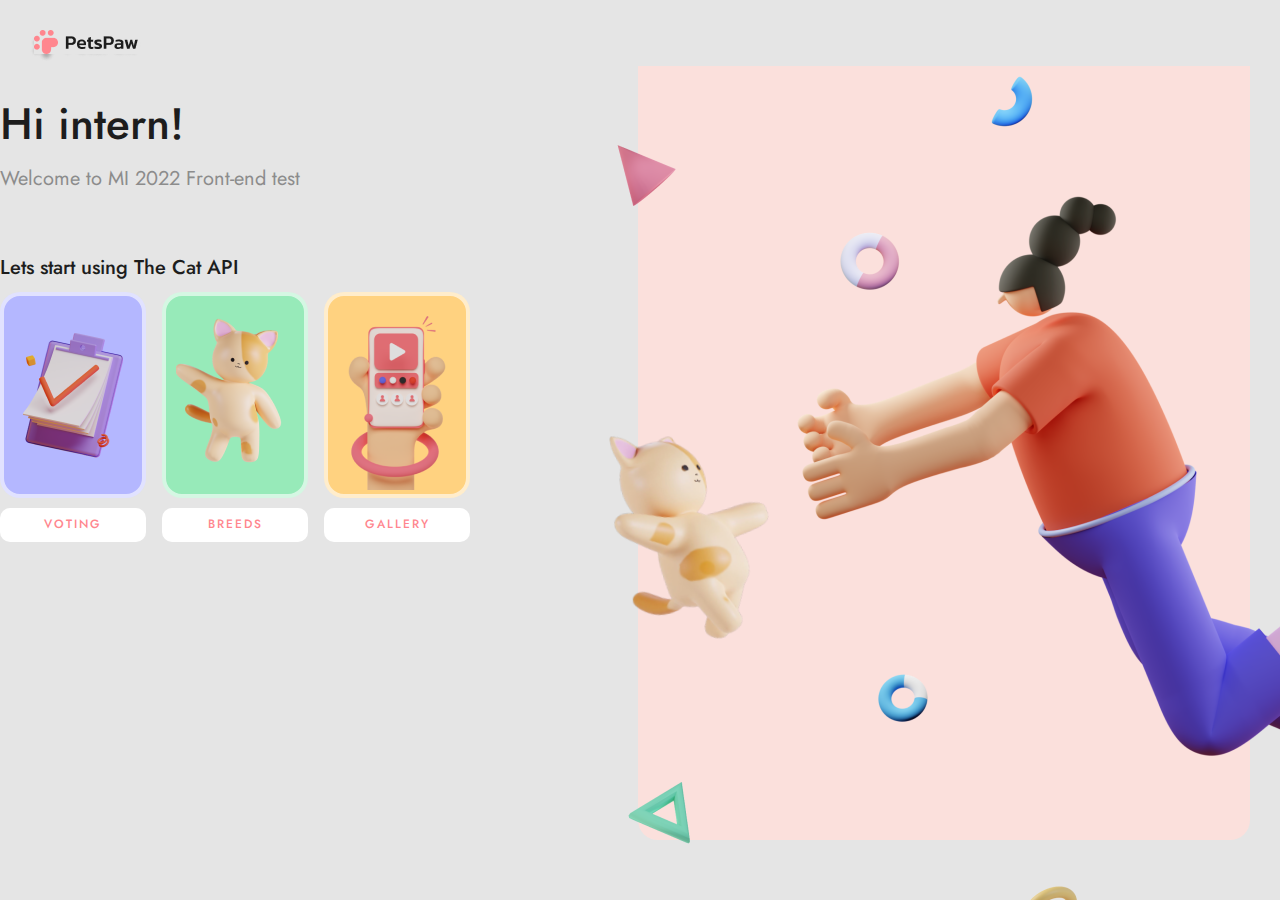
<file: index.html>
<!DOCTYPE html>
<html lang="en">
<head>
  <meta charset="UTF-8">
  <meta http-equiv="X-UA-Compatible" content="IE=edge">
  <meta name="viewport" content="width=device-width, initial-scale=1.0">
  <link rel="preconnect" href="https://fonts.googleapis.com">
<link rel="preconnect" href="https://fonts.gstatic.com" crossorigin>
<link href="https://fonts.googleapis.com/css2?family=Jost:wght@400;500;700&display=swap" rel="stylesheet">
  <link rel="stylesheet" href="./icomoon/style.css">
  <link rel="stylesheet" href="./scss/normalize.css">
  <link rel="stylesheet" href="./scss/style.css">
  <title>Document</title>
</head>
<body >
  <div class="wrap">
    
    <header class="header">
      <div class="header__container">
        <div class="header__logo">
          <a href="/"><img src="./image/logo.png" alt="Logo"></a>
        </div>
        
      </div>
    </header> 
    <main class="main">
      <div class="main__container">
        <div class="main__fix-block">
          <h2 class="main__title">
            Hi intern!
          </h2>
          <span class="main__sub-title">
            Welcome to MI 2022 Front-end test
          </span>
          <h3 class="main__text">
            Lets start using The Cat API
          </h3>
          <div class="main__cards">
            <div class="main__item">
              <div class="main__img bg-purpur">
                <img src="./image/vote.png" alt="">
              </div>
              <a href="../Cats//Voting.html"><div class="main__btn btn">VOTING</div></a>
            </div>
            <div class="main__item">
              <div class="main__img bg-green">
                <img src="./image/pet-breeds.png" alt="">
              </div>
              <a href="../Cats/Breeds.html"><div class="main__btn btn">BREEDS</div></a>
            </div>
            <div class="main__item">
              <div class="main__img bg-yellow">
                <img src="./image/images-search.png" alt="">
              </div>
              <a href="../Cats/Gallery.html"><div class="main__btn btn">GALLERY</div></a>
            </div>
          </div>
        </div>
        </div>
      </div>
    </main>
    <div class="wrap__container-right color_bg">
      
      <div class="img_home">
        <img src="./image/girl-and-pet.png" alt="">
      </div>
    </div>
  </div>


  <script src="./js/elements.js"></script>
</body>
</html>
</file>
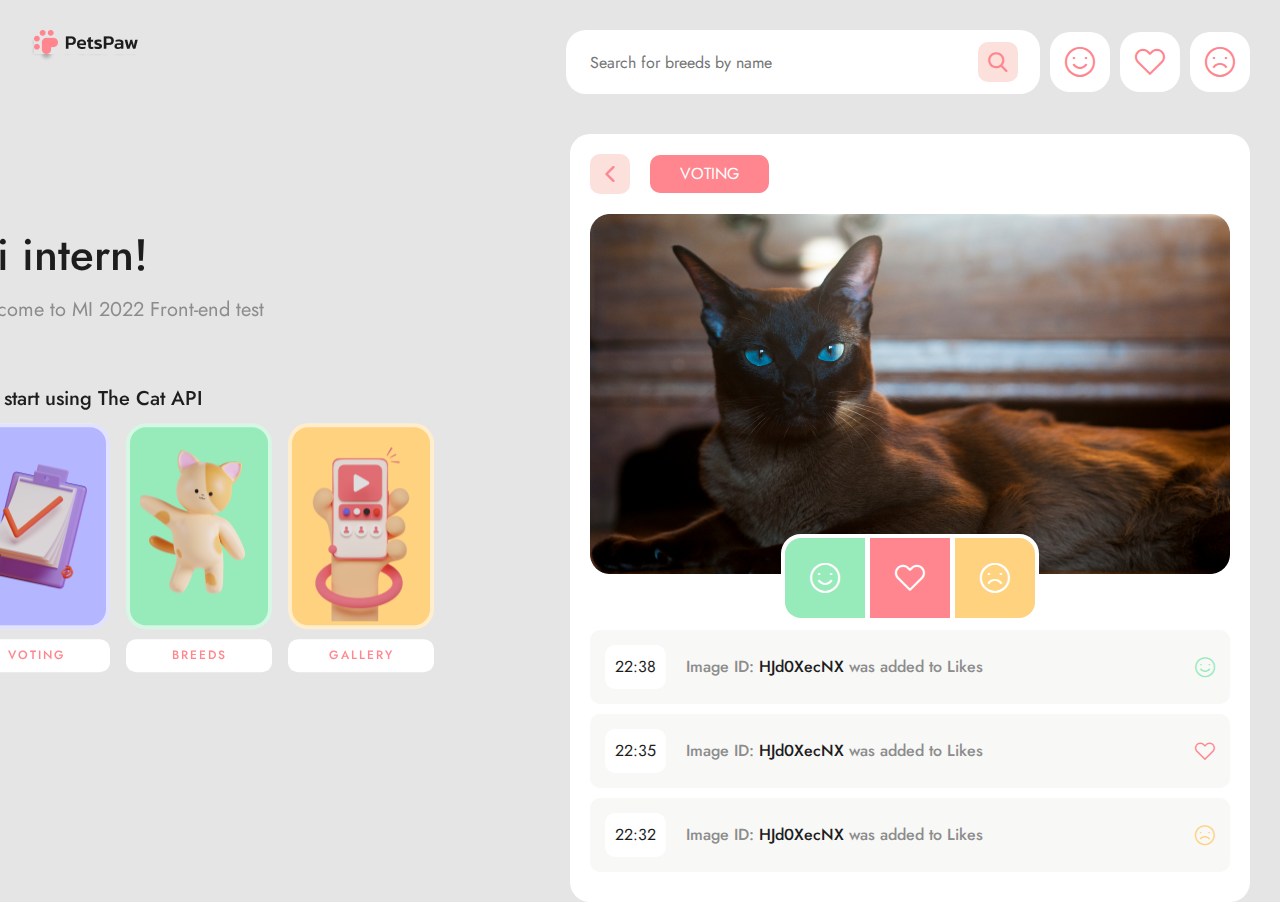
<file: Voting.html>
<!DOCTYPE html>
<html lang="en">
<head>
  <meta charset="UTF-8">
  <meta http-equiv="X-UA-Compatible" content="IE=edge">
  <meta name="viewport" content="width=device-width, initial-scale=1.0">
  <link rel="preconnect" href="https://fonts.googleapis.com">
<link rel="preconnect" href="https://fonts.gstatic.com" crossorigin>
<link href="https://fonts.googleapis.com/css2?family=Jost:wght@400;500;700&display=swap" rel="stylesheet">
  <link rel="stylesheet" href="./icomoon/style.css">
  <link rel="stylesheet" href="./scss/normalize.css">
  <link rel="stylesheet" href="./scss/style.css">
  <title>Document</title>
</head>
<body >
  <div class="wrap">
   
      <header class="header">
        <div class="header__container">
          <div class="header__logo">
            <a href="/"><img src="./image/logo.png" alt="Logo"></a>
          </div>
          <div class="header__actiions">
          <form action="#" class="search-header">
            <input type="text" placeholder="Search for breeds by name" class="search-header__input">
            <button class="search-header__btn icon-search"></button>
          </form>
          <button class="header__actiions-like icon-like btn-header"></button>
          <button class="header__actiions-favorite icon-favorite btn-header"></button>
          <button class="header__actiions-dislike icon-dislike btn-header"></button>
          </div>
        </div>
      </header>
    <main class="main">
      <div class="wrap__container-left">
        <div class="main__container">
        <div class="main__fix-block">
          <h2 class="main__title">
            Hi intern!
          </h2>
          <span class="main__sub-title">
            Welcome to MI 2022 Front-end test
          </span>
          <h3 class="main__text">
            Lets start using The Cat API
          </h3>
          <div class="main__cards">
            <div class="main__item">
              <div class="main__img bg-purpur">
                <img src="./image/vote.png" alt="">
              </div>
              <a href="/Voting.html"><div class="main__btn btn">VOTING</div></a>
            </div>
            <div class="main__item">
              <div class="main__img bg-green">
                <img src="./image/pet-breeds.png" alt="">
              </div>
              <a href="Breeds.html"><div class="main__btn btn">BREEDS</div></a>
            </div>
            <div class="main__item">
              <div class="main__img bg-yellow">
                <img src="./image/images-search.png" alt="">
              </div>
              <a href="Gallery.html"><div class="main__btn btn">GALLERY</div></a>
            </div>
          </div>
        </div>
        </div>
      </div>
    
    <div class="wrap__container-right">
     
      <div class="wrap__container-right__body voting">
        <div class="voting__btn-navigate btn-navigate">
          <button class="btn btn-back icon-arrow-back" onclick="history.back();return false;"></button>
          <button class="btn btn-title">voting</button> 
        </div>
        <div class="voting__img">
          <img src="./image/cat.png" alt="">
          <div class="voting__btn-actions">
            <button class="voting__like icon-like"></button>
            <button class="voting__favor icon-favorite"></button>
            <button class="voting__dislike icon-dislike"></button>
          </div>
        </div>
        <div class="voting__events">
          <div class="voting__item">
            <div class="voting__time"><span>22:38</span></div>
            <div class="voting__text">  Image ID: <span class="color-text">HJd0XecNX</span> was added to Likes</div>
            <div class="voting__reaction icon-like"></div>
          </div>
          <div class="voting__item">
            <div class="voting__time"><span>22:35</span></div>
            <div class="voting__text">  Image ID: <span class="color-text">HJd0XecNX</span> was added to Likes</div>
            <div class="voting__reaction icon-favorite"></div>
          </div>
          <div class="voting__item">
            <div class="voting__time"><span>22:32</span></div>
            <div class="voting__text">  Image ID: <span class="color-text">HJd0XecNX</span> was added to Likes</div>
            <div class="voting__reaction icon-dislike"></div>
          </div>
        </div>
      </div>
    </div>
  </main>
  </div>
</body>
</html>
</file>
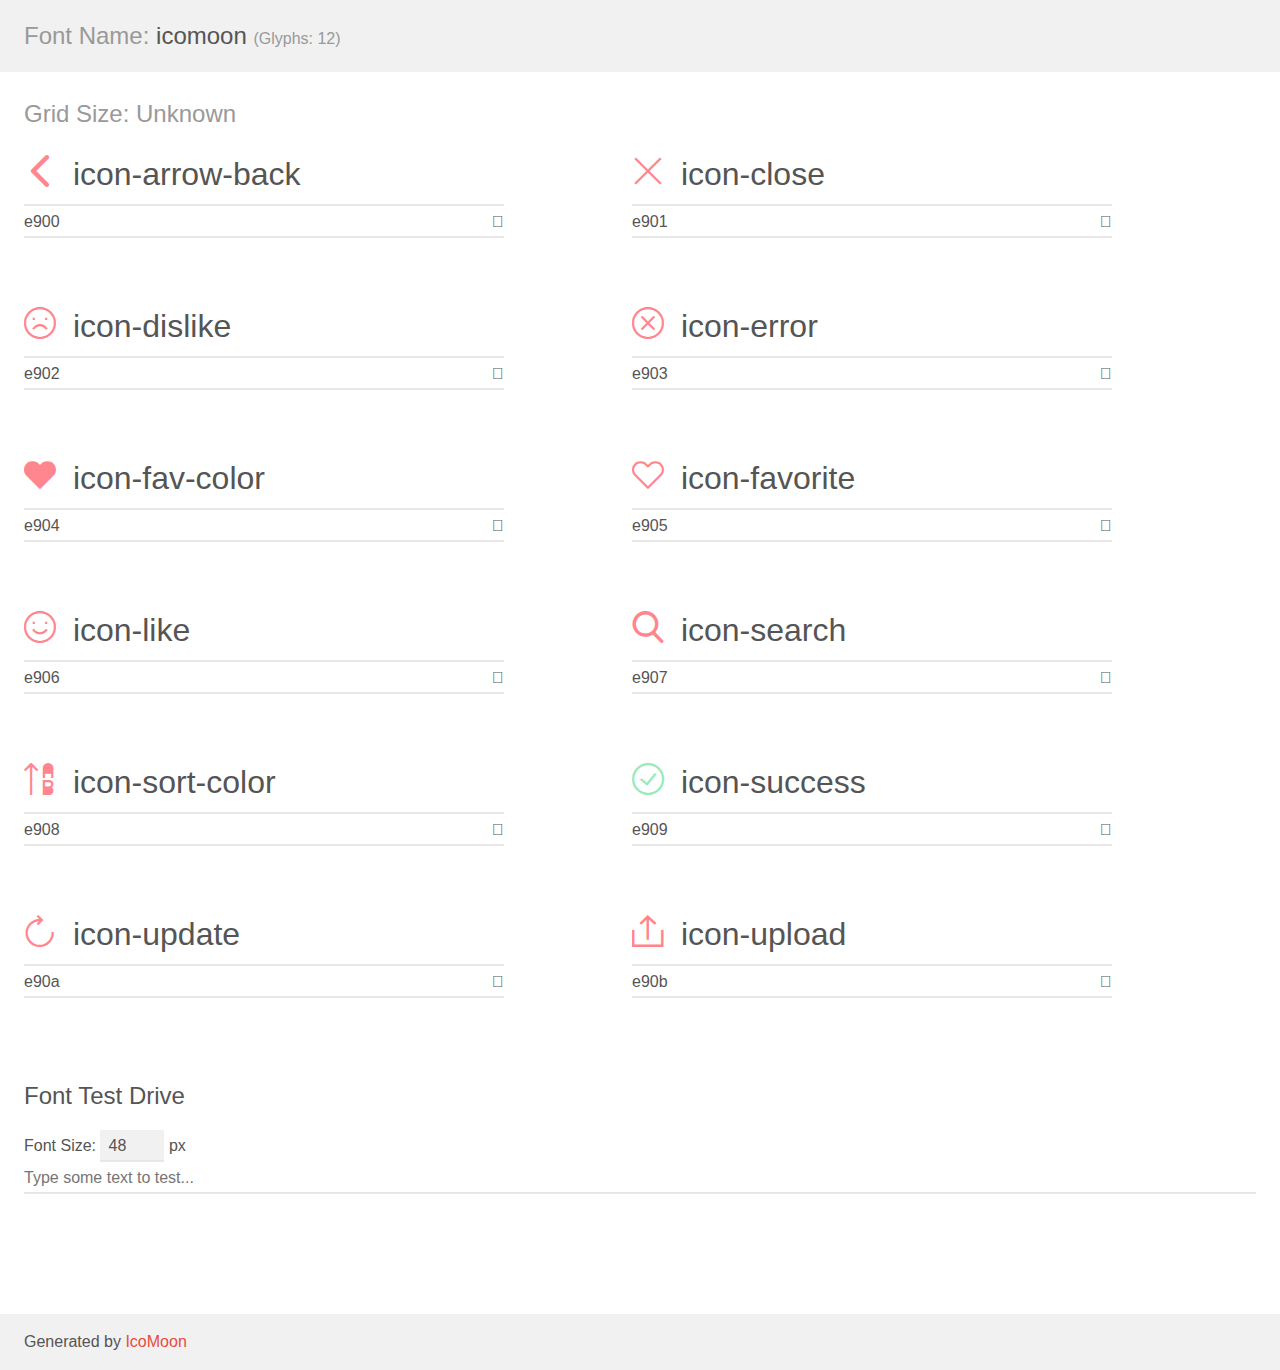
<file: icomoon/demo.html>
<!doctype html>
<html>
<head>
    <meta charset="utf-8">
    <title>IcoMoon Demo</title>
    <meta name="description" content="An Icon Font Generated By IcoMoon.io">
    <meta name="viewport" content="width=device-width, initial-scale=1">
    <link rel="stylesheet" href="demo-files/demo.css">
    <link rel="stylesheet" href="style.css"></head>
<body>
    <div class="bgc1 clearfix">
        <h1 class="mhmm mvm"><span class="fgc1">Font Name:</span> icomoon <small class="fgc1">(Glyphs:&nbsp;12)</small></h1>
    </div>
    <div class="clearfix mhl ptl">
        <h1 class="mvm mtn fgc1">Grid Size: Unknown</h1>
        <div class="glyph fs1">
            <div class="clearfix bshadow0 pbs">
                <span class="icon-arrow-back"></span>
                <span class="mls"> icon-arrow-back</span>
            </div>
            <fieldset class="fs0 size1of1 clearfix hidden-false">
                <input type="text" readonly value="e900" class="unit size1of2" />
                <input type="text" maxlength="1" readonly value="&#xe900;" class="unitRight size1of2 talign-right" />
            </fieldset>
            <div class="fs0 bshadow0 clearfix hidden-true">
                <span class="unit pvs fgc1">liga: </span>
                <input type="text" readonly value="" class="liga unitRight" />
            </div>
        </div>
        <div class="glyph fs1">
            <div class="clearfix bshadow0 pbs">
                <span class="icon-close"></span>
                <span class="mls"> icon-close</span>
            </div>
            <fieldset class="fs0 size1of1 clearfix hidden-false">
                <input type="text" readonly value="e901" class="unit size1of2" />
                <input type="text" maxlength="1" readonly value="&#xe901;" class="unitRight size1of2 talign-right" />
            </fieldset>
            <div class="fs0 bshadow0 clearfix hidden-true">
                <span class="unit pvs fgc1">liga: </span>
                <input type="text" readonly value="" class="liga unitRight" />
            </div>
        </div>
        <div class="glyph fs1">
            <div class="clearfix bshadow0 pbs">
                <span class="icon-dislike"></span>
                <span class="mls"> icon-dislike</span>
            </div>
            <fieldset class="fs0 size1of1 clearfix hidden-false">
                <input type="text" readonly value="e902" class="unit size1of2" />
                <input type="text" maxlength="1" readonly value="&#xe902;" class="unitRight size1of2 talign-right" />
            </fieldset>
            <div class="fs0 bshadow0 clearfix hidden-true">
                <span class="unit pvs fgc1">liga: </span>
                <input type="text" readonly value="" class="liga unitRight" />
            </div>
        </div>
        <div class="glyph fs1">
            <div class="clearfix bshadow0 pbs">
                <span class="icon-error"></span>
                <span class="mls"> icon-error</span>
            </div>
            <fieldset class="fs0 size1of1 clearfix hidden-false">
                <input type="text" readonly value="e903" class="unit size1of2" />
                <input type="text" maxlength="1" readonly value="&#xe903;" class="unitRight size1of2 talign-right" />
            </fieldset>
            <div class="fs0 bshadow0 clearfix hidden-true">
                <span class="unit pvs fgc1">liga: </span>
                <input type="text" readonly value="" class="liga unitRight" />
            </div>
        </div>
        <div class="glyph fs1">
            <div class="clearfix bshadow0 pbs">
                <span class="icon-fav-color"></span>
                <span class="mls"> icon-fav-color</span>
            </div>
            <fieldset class="fs0 size1of1 clearfix hidden-false">
                <input type="text" readonly value="e904" class="unit size1of2" />
                <input type="text" maxlength="1" readonly value="&#xe904;" class="unitRight size1of2 talign-right" />
            </fieldset>
            <div class="fs0 bshadow0 clearfix hidden-true">
                <span class="unit pvs fgc1">liga: </span>
                <input type="text" readonly value="" class="liga unitRight" />
            </div>
        </div>
        <div class="glyph fs1">
            <div class="clearfix bshadow0 pbs">
                <span class="icon-favorite"></span>
                <span class="mls"> icon-favorite</span>
            </div>
            <fieldset class="fs0 size1of1 clearfix hidden-false">
                <input type="text" readonly value="e905" class="unit size1of2" />
                <input type="text" maxlength="1" readonly value="&#xe905;" class="unitRight size1of2 talign-right" />
            </fieldset>
            <div class="fs0 bshadow0 clearfix hidden-true">
                <span class="unit pvs fgc1">liga: </span>
                <input type="text" readonly value="" class="liga unitRight" />
            </div>
        </div>
        <div class="glyph fs1">
            <div class="clearfix bshadow0 pbs">
                <span class="icon-like"></span>
                <span class="mls"> icon-like</span>
            </div>
            <fieldset class="fs0 size1of1 clearfix hidden-false">
                <input type="text" readonly value="e906" class="unit size1of2" />
                <input type="text" maxlength="1" readonly value="&#xe906;" class="unitRight size1of2 talign-right" />
            </fieldset>
            <div class="fs0 bshadow0 clearfix hidden-true">
                <span class="unit pvs fgc1">liga: </span>
                <input type="text" readonly value="" class="liga unitRight" />
            </div>
        </div>
        <div class="glyph fs1">
            <div class="clearfix bshadow0 pbs">
                <span class="icon-search"></span>
                <span class="mls"> icon-search</span>
            </div>
            <fieldset class="fs0 size1of1 clearfix hidden-false">
                <input type="text" readonly value="e907" class="unit size1of2" />
                <input type="text" maxlength="1" readonly value="&#xe907;" class="unitRight size1of2 talign-right" />
            </fieldset>
            <div class="fs0 bshadow0 clearfix hidden-true">
                <span class="unit pvs fgc1">liga: </span>
                <input type="text" readonly value="" class="liga unitRight" />
            </div>
        </div>
        <div class="glyph fs1">
            <div class="clearfix bshadow0 pbs">
                <span class="icon-sort-color"></span>
                <span class="mls"> icon-sort-color</span>
            </div>
            <fieldset class="fs0 size1of1 clearfix hidden-false">
                <input type="text" readonly value="e908" class="unit size1of2" />
                <input type="text" maxlength="1" readonly value="&#xe908;" class="unitRight size1of2 talign-right" />
            </fieldset>
            <div class="fs0 bshadow0 clearfix hidden-true">
                <span class="unit pvs fgc1">liga: </span>
                <input type="text" readonly value="" class="liga unitRight" />
            </div>
        </div>
        <div class="glyph fs1">
            <div class="clearfix bshadow0 pbs">
                <span class="icon-success"></span>
                <span class="mls"> icon-success</span>
            </div>
            <fieldset class="fs0 size1of1 clearfix hidden-false">
                <input type="text" readonly value="e909" class="unit size1of2" />
                <input type="text" maxlength="1" readonly value="&#xe909;" class="unitRight size1of2 talign-right" />
            </fieldset>
            <div class="fs0 bshadow0 clearfix hidden-true">
                <span class="unit pvs fgc1">liga: </span>
                <input type="text" readonly value="" class="liga unitRight" />
            </div>
        </div>
        <div class="glyph fs1">
            <div class="clearfix bshadow0 pbs">
                <span class="icon-update"></span>
                <span class="mls"> icon-update</span>
            </div>
            <fieldset class="fs0 size1of1 clearfix hidden-false">
                <input type="text" readonly value="e90a" class="unit size1of2" />
                <input type="text" maxlength="1" readonly value="&#xe90a;" class="unitRight size1of2 talign-right" />
            </fieldset>
            <div class="fs0 bshadow0 clearfix hidden-true">
                <span class="unit pvs fgc1">liga: </span>
                <input type="text" readonly value="" class="liga unitRight" />
            </div>
        </div>
        <div class="glyph fs1">
            <div class="clearfix bshadow0 pbs">
                <span class="icon-upload"></span>
                <span class="mls"> icon-upload</span>
            </div>
            <fieldset class="fs0 size1of1 clearfix hidden-false">
                <input type="text" readonly value="e90b" class="unit size1of2" />
                <input type="text" maxlength="1" readonly value="&#xe90b;" class="unitRight size1of2 talign-right" />
            </fieldset>
            <div class="fs0 bshadow0 clearfix hidden-true">
                <span class="unit pvs fgc1">liga: </span>
                <input type="text" readonly value="" class="liga unitRight" />
            </div>
        </div>
    </div>

    <!--[if gt IE 8]><!-->
    <div class="mhl clearfix mbl">
        <h1>Font Test Drive</h1>
        <label>
            Font Size: <input id="fontSize" type="number" class="textbox0 mbm"
            min="8" value="48" />
            px
        </label>
        <input id="testText" type="text" class="phl size1of1 mvl"
        placeholder="Type some text to test..." value=""/>
        <div id="testDrive" class="icon-" style="font-family: icomoon">&nbsp;
        </div>
    </div>
    <!--<![endif]-->
    <div class="bgc1 clearfix">
        <p class="mhl">Generated by <a href="https://icomoon.io/app">IcoMoon</a></p>
    </div>

    <script src="demo-files/demo.js"></script>
</body>
</html>
</file>
<file: icomoon/style.css>
@font-face {
  font-family: 'icomoon';
  src:  url('fonts/icomoon.eot?8xhl5u');
  src:  url('fonts/icomoon.eot?8xhl5u#iefix') format('embedded-opentype'),
    url('fonts/icomoon.ttf?8xhl5u') format('truetype'),
    url('fonts/icomoon.woff?8xhl5u') format('woff'),
    url('fonts/icomoon.svg?8xhl5u#icomoon') format('svg');
  font-weight: normal;
  font-style: normal;
  font-display: block;
}

[class^="icon-"], [class*=" icon-"] {
  /* use !important to prevent issues with browser extensions that change fonts */
  font-family: 'icomoon' !important;
  speak: never;
  font-style: normal;
  font-weight: normal;
  font-variant: normal;
  text-transform: none;
  line-height: 1;

  /* Better Font Rendering =========== */
  -webkit-font-smoothing: antialiased;
  -moz-osx-font-smoothing: grayscale;
}

.icon-arrow-back:before {
  content: "\e900";
  color: #ff868e;
}
.icon-close:before {
  content: "\e901";
  color: #ff868e;
}
.icon-dislike:before {
  content: "\e902";
  color: #ff868e;
}
.icon-error:before {
  content: "\e903";
  color: #ff868e;
}
.icon-fav-color:before {
  content: "\e904";
  color: #ff868e;
}
.icon-favorite:before {
  content: "\e905";
  color: #ff868e;
}
.icon-like:before {
  content: "\e906";
  color: #ff868e;
}
.icon-like.active:before {
  content: "\e906";
  color: #fff;
}

.icon-search:before {
  content: "\e907";
  color: #ff868e;
}

.icon-search:before {
  content: "\e907";
  color: #ff868e;
  transition: all .1s ease;
}

.icon-sort-color:before {
  content: "\e908";
  color: #ff868e;
}
.icon-success:before {
  content: "\e909";
  color: #97eab9;
}
.icon-update:before {
  content: "\e90a";
  color: #ff868e;
}
.icon-upload:before {
  content: "\e90b";
  color: #ff868e;
}
</file>
<file: scss/style.css>
.voting__like{width:80px;height:80px;background:#97eab9;border:none;font-size:30px;transition:all .1s ease}.voting__like:hover{background:rgba(151,234,185,.3)}.voting__like:hover::before{color:#97eab9}.voting__like::before{color:#fff}.voting__favor{width:80px;height:80px;background:#ff868e;border:none;font-size:30px;transition:all .1s ease}.voting__favor:hover{background:rgba(255,134,142,.3)}.voting__favor:hover::before{color:#ff868e}.voting__favor::before{color:#fff}.voting__dislike{width:80px;height:80px;background:#ffd280;border:none;font-size:30px;transition:all .1s ease}.voting__dislike:hover{background:rgba(255,210,128,.3)}.voting__dislike:hover::before{color:#ffd280}.voting__dislike::before{color:#fff}.voting__img{margin-bottom:52px;position:relative}.voting__btn-actions{display:inline-block;position:absolute;bottom:0;left:50%;transform:translate(-50%, 50%);border-radius:20px;background:#fff;overflow:hidden;border:4px solid #fff}.voting__item{display:flex;justify-content:space-between;align-items:center;background:#f8f8f7;padding:15px;border-radius:10px;margin-bottom:10px}.voting__time{padding:10px;background:#fff;font-weight:400;font-size:16px;line-height:150%;border-radius:10px;margin-right:20px}.voting__text{flex:1 1 auto;color:#8c8c8c}.voting__reaction{font-size:20px}.voting__reaction.icon-like::before{color:#97eab9}.voting__reaction.icon-favorite::before{color:#ff868e}.voting__reaction.icon-dislike::before{color:#ffd280}.select{flex:0 0 225px;position:relative}.select__header{display:flex;background:#f8f8f7;border-radius:10px;cursor:pointer;color:#8c8c8c}.select__header-filter{background:#fff}.select__current{padding:10px}.select__icon{height:20px;width:20px;background:url("../image/icon/arrow-select.svg") no-repeat center center;position:absolute;top:50%;right:5px;transform:translateY(-50%)}.select__body{display:none;position:absolute;top:100%;left:0;right:0;border-radius:20px;background:#fff;overflow:auto;z-index:15;max-height:300px}.select__item{padding:10px 20px;line-height:24px;font-size:16px;font-weight:400;cursor:pointer;color:#8c8c8c}.select__item:hover{background:#f9f9f9}.select__is-active .select__body{display:block}.select__is-active .select__icon{transform:rotateZ(180deg) translateY(50%)}.select-limit{flex:0 0 100px}.filter{display:flex;justify-content:space-between;flex-flow:wrap;background:#f8f8f7;padding:10px 20px 20px 20px;border-radius:20px;gap:10px;margin-bottom:20px}.filter__inner{display:flex;justify-content:space-between;gap:10px}.filter__inner>div{flex:1 1 auto}.filter__title{padding-left:10px;text-transform:uppercase;color:#8c8c8c;font-size:10px;line-height:18px;font-family:"Jost"}.filter__item{flex:45%}.select-breeds>.select-limit{flex:0 0 100px}.hide{display:none}.gallery{display:grid;margin:0 auto;gap:20px;grid-template-columns:1fr 1fr 1fr;grid-auto-rows:140px}.gallery__img{width:100%;height:100%}.gallery__img img{height:100%;width:100%;-o-object-fit:cover;object-fit:cover}.gallery__button{position:absolute;bottom:-100px;left:10px;right:10px;border-radius:10px;background:#000;color:#fff;z-index:10;transition:all .3s ease;text-align:center}.gallery__btn-favorite{width:40px;height:40px;top:50%;left:50%;transform:translate(-50%, 550%);transition:all .3s ease;background:#fff;border:none;cursor:pointer}.gallery__item{background:#ccc;position:relative;border-radius:20px;overflow:hidden}.gallery__item:nth-child(1),.gallery__item:nth-child(8),.gallery__item:nth-child(13),.gallery__item:nth-child(21),.gallery__item:nth-child(29){grid-row-start:span 2}.gallery__item:nth-child(9),.gallery__item:nth-child(22),.gallery__item:nth-child(28),.gallery__item:nth-child(32){grid-column-start:span 2}.gallery__item:nth-child(4),.gallery__item:nth-child(18),.gallery__item:nth-child(25){grid-row-start:span 2;grid-column-start:span 2}.gallery__item::after{content:"";position:absolute;top:0;left:0;right:0;bottom:0;background:rgba(255,134,142,.6);z-index:5;visibility:hidden;opacity:0;transition:all .1s ease}.gallery__item:hover::after{visibility:visible;opacity:1}.gallery__item-active{display:block !important}.gallery__item:hover .gallery__button{bottom:10px}.gallery__item:hover .gallery__btn-favorite{transform:translate(-50%, -50%)}.slick-dots{position:absolute;display:flex;margin:0;left:50%;transform:translate(-50%, -50%);list-style:none;gap:5px;background:#fff;padding:10px;border-radius:20px}.slick-dots li{width:10px;height:10px;font-size:0;border-radius:50%;border:none;flex:0 0 10px;height:10px;background:#fbe0dc}.slick-dots li.slick-active{background:#ff868e}.slick-dots button{display:none}.modal-upload{position:fixed;width:640px;height:88vh;padding:20px;background:#f8f8f7;top:30px;right:-130%;border-radius:20px;text-align:center;z-index:25;transition:all .2s ease}.modal-upload__active{right:30px}.modal-upload__title{font-weight:500;font-size:36px;line-height:144.4444444444%;margin-top:80px}.modal-upload__subtitle{font-weight:400;font-size:20px;color:#8c8c8c;line-height:150%;margin-bottom:30px}.modal-upload__subtitle a{color:#ff868e}.modal-upload__clicl-img{height:260px;border:2px dashed #fbe0dc;border-radius:20px;position:relative;margin-bottom:20px}.modal-upload__clicl-img::after{position:absolute;content:"";top:50%;left:50%;transform:translate(-50%, -50%);width:200px;height:200px;background-image:url("../image/icon/Vbg.svg");z-index:-1}.modal-upload__text{font-weight:400;font-size:20px;color:#8c8c8c;position:relative;top:50%;transform:translateY(-50%);line-height:150%}.modal-upload__message{font-weight:400;font-size:20px;color:#8c8c8c;line-height:150%}body{overflow-x:hidden}.body__active{position:relative}.body__active::after{content:"";position:absolute;top:0;left:0;bottom:0;right:0;background:rgba(0,0,0,.5);z-index:22}body{background:#e5e5e5;font-family:"Jost",sans-serif;font-weight:500;color:#1d1d1d}button{cursor:pointer}.wrap__container-right__body{background:#fff;border-radius:20px;display:flex;flex-direction:column;padding:20px}.btn{border-radius:10px;border:none;background:#fff;text-transform:uppercase;color:#ff868e;padding:10px 0;text-align:center}.btn.active{background:#ff868e;color:#fff}.color-text{color:#1d1d1d}.wrap{display:flex;justify-content:flex-end;flex-direction:column}.wrap__container-left{position:fixed;right:830px;top:50%;transform:translateY(-50%)}.wrap__container-right{max-width:680px;padding:30px 30px 0 0;margin-left:auto}.wrap__container-right.color_bg{position:absolute;padding:0px 0px 0 0;right:0;top:0px;bottom:0;overflow:hidden}.wrap__container-right.color_bg::after{content:"";position:absolute;top:30px;right:30px;width:90%;height:90%;background:#fbe0dc;border-radius:20px;z-index:-1}a{text-decoration:none}.btn-back{background:#fbe0dc;width:40px;height:40px;margin-right:10px;cursor:pointer}.bb{font-weight:500;color:#1d1d1d}.btn-title{background:#ff868e;color:#fff;padding:10px 30px}.btn-close{width:40px;height:40px;position:absolute;top:20px;right:20px}.btn-upload{background:#fbe0dc;padding:10px 30px;margin-left:auto;font-family:"Jost";font-size:12px;line-height:16px}.icon-update{flex:0 0 40px;height:40px;cursor:pointer}.btn-navigate{margin-bottom:20px;display:flex;align-items:center;gap:10px}.btn-navigate__coun-id{color:#fff;background:#ff868e;border-radius:10px;padding:10px 30px}.icon-sort-up,.icon-sort-down{position:relative;width:40px;height:40px;background:#f8f8f7;border:2px solid rgba(0,0,0,0)}.icon-sort-up:hover,.icon-sort-down:hover{border:2px solid #fbe0dc}.icon-sort-up:hover::before,.icon-sort-down:hover::before{background:url("../image/icon/sort-up-r.svg") no-repeat}.icon-sort-up::before,.icon-sort-down::before{content:"";position:absolute;background:url("../image/icon/sort-up.svg") no-repeat;width:20px;height:20px;top:50%;left:50%;transform:translate(-50%, -50%)}.icon-sort-down:hover::before{background:url("../image/icon/sort-down-r.svg") no-repeat}.icon-sort-down::before{background:url("../image/icon/sort-down.svg") no-repeat}.header{position:-webkit-sticky;position:sticky;top:0;background:#e5e5e5;z-index:20}.header__container{max-width:1293px;display:flex;margin-left:auto;padding:30px 30px 0 30px}.header__logo{flex:1 1 auto}.header__actiions{flex:0 0 680px;display:flex;justify-content:space-between;align-items:center;box-sizing:border-box;gap:10px;margin-bottom:10px}.search-header{display:flex;justify-content:space-between;align-items:center;flex:0 0 430px;border-radius:20px;background:#fff;padding:0 20px;border:2px solid rgba(0,0,0,0);transition:all .1s ease}.search-header:hover{border:2px solid #fbe0dc}.search-header:hover .icon-search:before{color:#fff}.search-header:hover .search-header__btn{background:#ff868e}.search-header__btn{background:#fbe0dc;border:none;padding:10px;font-size:20px;border-radius:10px;transition:all .1s ease}.search-header__input{width:100%;box-sizing:border-box;border:none;height:60px}.search-header__input:focus-visible{outline:none}.btn-header{width:60px;height:60px;border-radius:20px;border:none;background:#fff;font-size:30px;transition:all .1s ease}.btn-header.active{background:#ff868e}.btn-header:hover{background:#fbe0dc}.main__container{max-width:1293px;display:flex;align-items:center;margin:0 auto;padding:30px 0}.main__fix-block{flex:1 1 auto}.main__title{font-size:44px;font-weight:500;line-height:131.8181818182%;margin-bottom:10px}.main__sub-title{font-size:20px;display:inline-block;color:#8c8c8c;font-weight:400;line-height:145%;margin-bottom:60px}.main__text{font-size:20px;font-weight:500;line-height:145%;margin-bottom:10px}.main__cards{display:flex}.main__item{margin-right:16px}.main__item:hover .main__btn{background:#fbe0dc}.main__img{width:138px;height:198px;border-radius:20px;border:4px solid rgba(255,255,255,.6);margin-bottom:10px}.main__img.active{border:4px solid rgba(255,134,142,.6)}.main__img.bg-green{background:#97eab9}.main__img.bg-purpur{background:#b4b7ff}.main__img.bg-yellow{background:#ffd280}.main__img img{-o-object-fit:contain;object-fit:contain;width:100%;height:100%}.main__btn{font-size:12px;letter-spacing:2px;transition:all .1s ease}.main__right{flex:0 0 680px}.info{position:relative;margin-top:55px;padding:25px 40px 40px 40px;border-radius:20px;border:2px solid #fbe0dc}.info__name{position:absolute;left:50%;top:0;background:#fff;transform:translate(-50%, -50%);padding:5px 40px;border-radius:20px;font-size:36px;line-height:144.4444444444%;font-weight:500;text-align:center}.info__subtitle{text-align:center;color:#8c8c8c;font-size:20px;font-weight:500;line-height:145%;margin-bottom:20px}.info__characteristics{display:flex;justify-content:space-between}.info__l{width:48%}.info__item:not(:last-child){margin-bottom:10px}.info__characteristics-title{font-size:16px;line-height:143.75%;font-weight:500;font-family:"Jost"}.info__characteristics-text{margin-top:0;font-size:16px;line-height:143.75%;font-weight:400;font-family:"Jost";color:#8c8c8c}.info__r{width:48%}
</file>
<file: icomoon/demo-files/demo.css>
body {
  padding: 0;
  margin: 0;
  font-family: sans-serif;
  font-size: 1em;
  line-height: 1.5;
  color: #555;
  background: #fff;
}
h1 {
  font-size: 1.5em;
  font-weight: normal;
}
small {
  font-size: .66666667em;
}
a {
  color: #e74c3c;
  text-decoration: none;
}
a:hover, a:focus {
  box-shadow: 0 1px #e74c3c;
}
.bshadow0, input {
  box-shadow: inset 0 -2px #e7e7e7;
}
input:hover {
  box-shadow: inset 0 -2px #ccc;
}
input, fieldset {
  font-family: sans-serif;
  font-size: 1em;
  margin: 0;
  padding: 0;
  border: 0;
}
input {
  color: inherit;
  line-height: 1.5;
  height: 1.5em;
  padding: .25em 0;
}
input:focus {
  outline: none;
  box-shadow: inset 0 -2px #449fdb;
}
.glyph {
  font-size: 16px;
  width: 15em;
  padding-bottom: 1em;
  margin-right: 4em;
  margin-bottom: 1em;
  float: left;
  overflow: hidden;
}
.liga {
  width: 80%;
  width: calc(100% - 2.5em);
}
.talign-right {
  text-align: right;
}
.talign-center {
  text-align: center;
}
.bgc1 {
  background: #f1f1f1;
}
.fgc1 {
  color: #999;
}
.fgc0 {
  color: #000;
}
p {
  margin-top: 1em;
  margin-bottom: 1em;
}
.mvm {
  margin-top: .75em;
  margin-bottom: .75em;
}
.mtn {
  margin-top: 0;
}
.mtl, .mal {
  margin-top: 1.5em;
}
.mbl, .mal {
  margin-bottom: 1.5em;
}
.mal, .mhl {
  margin-left: 1.5em;
  margin-right: 1.5em;
}
.mhmm {
  margin-left: 1em;
  margin-right: 1em;
}
.mls {
  margin-left: .25em;
}
.ptl {
  padding-top: 1.5em;
}
.pbs, .pvs {
  padding-bottom: .25em;
}
.pvs, .pts {
  padding-top: .25em;
}
.unit {
  float: left;
}
.unitRight {
  float: right;
}
.size1of2 {
  width: 50%;
}
.size1of1 {
  width: 100%;
}
.clearfix:before, .clearfix:after {
  content: " ";
  display: table;
}
.clearfix:after {
  clear: both;
}
.hidden-true {
  display: none;
}
.textbox0 {
  width: 3em;
  background: #f1f1f1;
  padding: .25em .5em;
  line-height: 1.5;
  height: 1.5em;
}
#testDrive {
  display: block;
  padding-top: 24px;
  line-height: 1.5;
}
.fs0 {
  font-size: 16px;
}
.fs1 {
  font-size: 32px;
}
</file>
